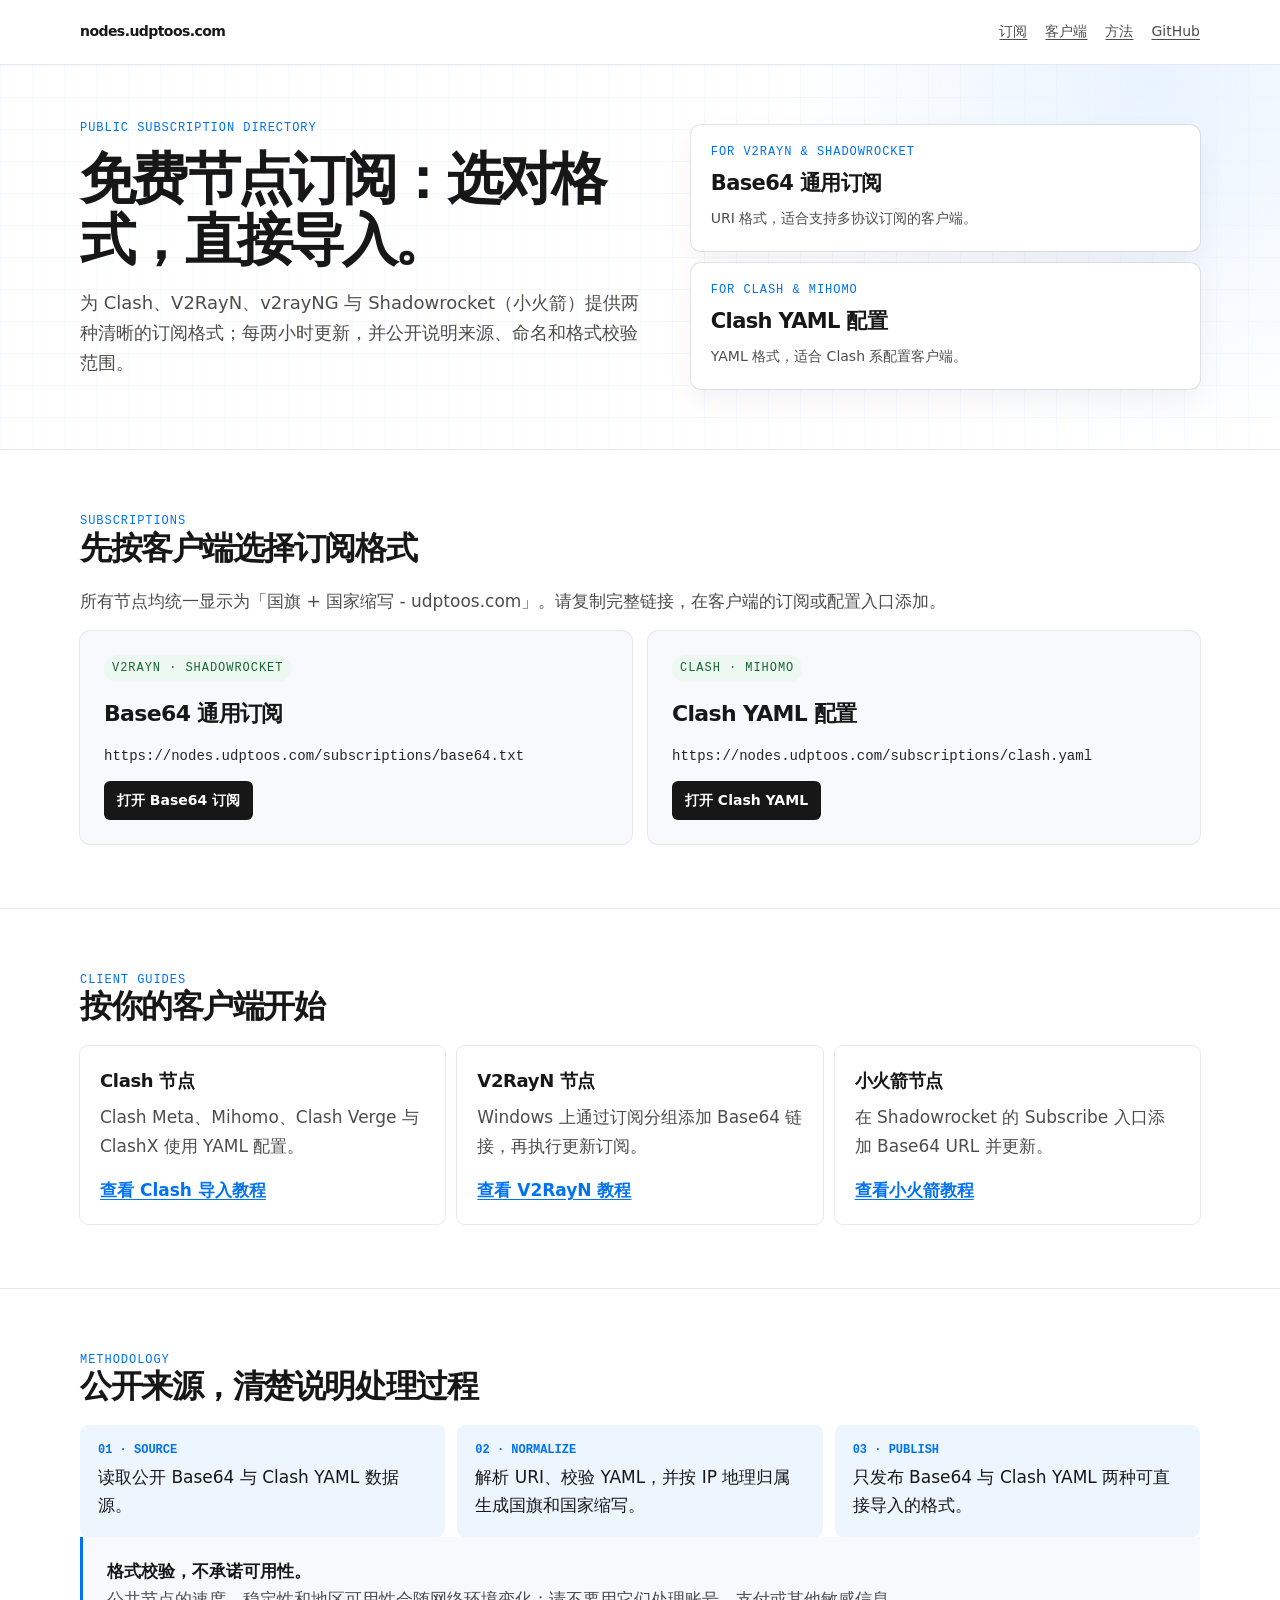
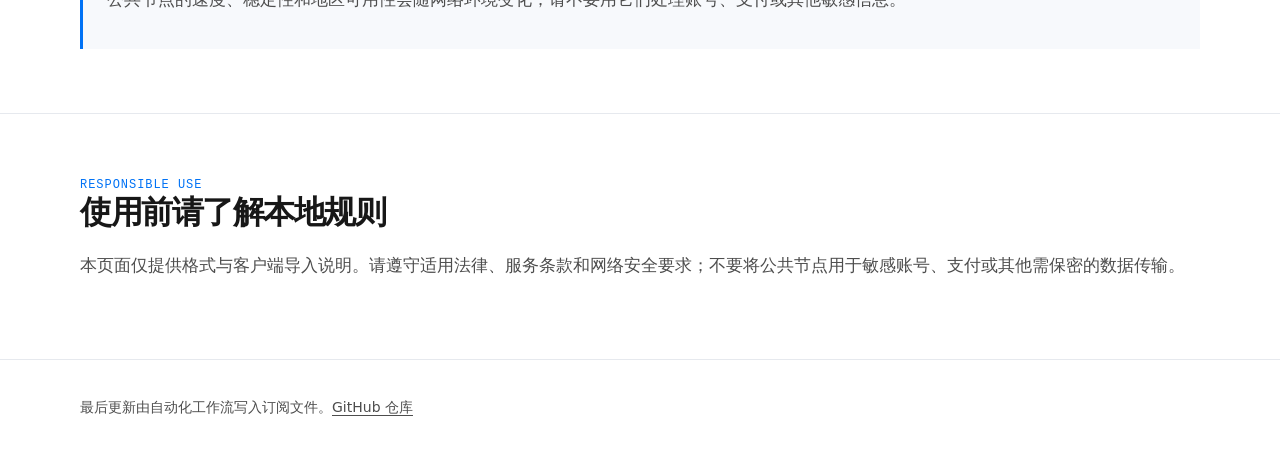
<file: docs/index.html>
<!doctype html>
<html lang="zh-CN">
  <head>
    <meta charset="utf-8">
    <meta name="viewport" content="width=device-width, initial-scale=1">
    <title>免费节点订阅 | Clash、V2RayN 与 Shadowrocket 使用说明</title>
    <meta name="description" content="提供 Base64 与 Clash YAML 两种订阅格式，并说明 Clash、V2RayN、Shadowrocket（小火箭）的导入方式、格式限制与安全提示。">
    <link rel="canonical" href="https://nodes.udptoos.com/">
    <meta property="og:title" content="免费节点订阅：Clash、V2RayN、Shadowrocket">
    <meta property="og:description" content="两种订阅格式、导入说明与公开检测规则。">
    <meta property="og:url" content="https://nodes.udptoos.com/">
    <meta property="og:type" content="website">
    <script type="application/ld+json">{"@context":"https://schema.org","@graph":[{"@type":"WebSite","name":"Nodes","url":"https://nodes.udptoos.com/","inLanguage":"zh-CN","description":"Base64 与 Clash YAML 订阅格式及客户端导入说明。"},{"@type":"FAQPage","mainEntity":[{"@type":"Question","name":"Clash、V2RayN 与小火箭该选哪个订阅？","acceptedAnswer":{"@type":"Answer","text":"Clash 和 Mihomo 使用 Clash YAML；V2RayN、v2rayNG 与 Shadowrocket 使用 Base64 通用订阅。"}},{"@type":"Question","name":"节点国家缩写代表什么？","acceptedAnswer":{"@type":"Answer","text":"国旗与两位国家缩写来自节点 IP 的公开地理归属，仅用于识别，不代表速度或可用性保证。"}}]}]}</script>
    <style>
      :root { --ink:#171717; --muted:#4d4d4d; --line:#e6e9ee; --paper:#fff; --soft:#f7f9fc; --blue:#0072f5; --blue-soft:#edf5ff; --green:#166534; }
      * { box-sizing:border-box; }
      html { scroll-behavior:smooth; }
      body { margin:0; color:var(--ink); background:var(--paper); font:17px/1.65 ui-sans-serif,system-ui,-apple-system,"Segoe UI",sans-serif; }
      a { color:inherit; text-underline-offset:3px; }
      a:focus-visible, button:focus-visible { outline:3px solid var(--blue); outline-offset:3px; }
      .wrap { width:min(1120px,calc(100% - 40px)); margin:auto; }
      header { position:sticky; top:0; z-index:3; background:rgba(255,255,255,.94); border-bottom:1px solid var(--line); backdrop-filter:blur(12px); }
      nav { min-height:64px; display:flex; align-items:center; justify-content:space-between; gap:16px; font-size:14px; }
      .brand { font-weight:650; letter-spacing:-.04em; text-decoration:none; }
      .navlinks { display:flex; gap:18px; color:var(--muted); }
      .hero { padding:56px 0; background:radial-gradient(circle at 90% 5%,#e9f3ff 0,transparent 30%),linear-gradient(90deg,rgba(0,114,245,.04) 1px,transparent 1px),linear-gradient(rgba(0,114,245,.04) 1px,transparent 1px); background-size:auto,32px 32px,32px 32px; }
      .hero-grid { display:grid; grid-template-columns:1.05fr .95fr; gap:48px; align-items:center; }
      .eyebrow,.badge { font:500 12px/1.2 ui-monospace,SFMono-Regular,Menlo,monospace; letter-spacing:.08em; text-transform:uppercase; }
      .eyebrow { color:var(--blue); }
      h1 { margin:14px 0 18px; max-width:680px; font-size:clamp(38px,5vw,56px); line-height:1.08; letter-spacing:-.065em; }
      h2 { margin:0 0 20px; font-size:32px; line-height:1.2; letter-spacing:-.045em; }
      p { margin:0 0 16px; color:var(--muted); }
      .hero p { max-width:620px; font-size:18px; }
      .choices { display:grid; gap:12px; }
      .choice { display:block; padding:20px; border-radius:10px; background:#fff; box-shadow:0 0 0 1px rgba(0,0,0,.09),0 12px 30px rgba(0,20,60,.05); text-decoration:none; transition:transform .18s ease,box-shadow .18s ease; }
      .choice:hover { transform:translateY(-2px); box-shadow:0 0 0 1px var(--blue),0 16px 32px rgba(0,20,60,.10); }
      .choice strong { display:block; margin:6px 0 3px; font-size:21px; letter-spacing:-.03em; }
      .choice span { color:var(--muted); font-size:14px; }
      main section { padding:64px 0; border-bottom:1px solid var(--line); }
      .subscriptions { display:grid; grid-template-columns:repeat(2,minmax(0,1fr)); gap:16px; }
      .subscription { display:flex; min-height:184px; flex-direction:column; align-items:flex-start; gap:14px; padding:24px; background:var(--soft); box-shadow:0 0 0 1px var(--line); border-radius:10px; }
      .subscription strong { font-size:22px; letter-spacing:-.03em; }
      .subscription code { min-width:0; overflow-wrap:anywhere; font:14px/1.5 ui-monospace,SFMono-Regular,Menlo,monospace; color:#242424; }
      .badge { color:var(--green); background:#edf9f0; padding:6px 8px; border-radius:999px; }
      .button { display:inline-flex; align-items:center; min-height:38px; margin-top:auto; padding:8px 13px; border-radius:6px; background:var(--ink); color:#fff; font-size:14px; font-weight:600; text-decoration:none; }
      .grid { display:grid; grid-template-columns:repeat(3,1fr); gap:12px; }
      .grid article { padding:20px; background:#fff; box-shadow:0 0 0 1px var(--line); border-radius:8px; }
      .grid h3 { margin:0 0 8px; font-size:18px; letter-spacing:-.02em; }
      .grid a { color:var(--blue); font-weight:600; }
      .pipeline { display:grid; grid-template-columns:repeat(3,1fr); gap:12px; counter-reset:steps; }
      .pipeline div { padding:18px; background:var(--blue-soft); border-radius:8px; }
      .pipeline b { display:block; margin-bottom:4px; font:600 12px/1.3 ui-monospace,SFMono-Regular,Menlo,monospace; color:var(--blue); }
      .notice { padding:20px 24px; background:var(--soft); border-left:3px solid var(--blue); }
      footer { padding:36px 0 56px; font-size:14px; color:var(--muted); }
      @media (max-width:760px) { .wrap { width:min(100% - 32px,1120px); } .hero { padding:44px 0; } .hero-grid,.grid,.pipeline,.subscriptions { grid-template-columns:1fr; gap:14px; } .navlinks { gap:12px; font-size:13px; overflow:auto; white-space:nowrap; } main section { padding:52px 0; } }
      @media (prefers-reduced-motion:reduce) { html { scroll-behavior:auto; } * { transition:none!important; } }
    </style>
  </head>
  <body>
    <header><nav class="wrap"><a class="brand" href="/">nodes.udptoos.com</a><div class="navlinks"><a href="#subscriptions">订阅</a><a href="#clients">客户端</a><a href="#method">方法</a><a href="https://github.com/xyfqzy/free-nodes">GitHub</a></div></nav></header>
    <main>
      <section class="hero"><div class="wrap hero-grid"><div><div class="eyebrow">Public subscription directory</div><h1>免费节点订阅：选对格式，直接导入。</h1><p>为 Clash、V2RayN、v2rayNG 与 Shadowrocket（小火箭）提供两种清晰的订阅格式；每两小时更新，并公开说明来源、命名和格式校验范围。</p></div><div class="choices"><a class="choice" href="#subscriptions"><div class="eyebrow">For V2RayN &amp; Shadowrocket</div><strong>Base64 通用订阅</strong><span>URI 格式，适合支持多协议订阅的客户端。</span></a><a class="choice" href="#subscriptions"><div class="eyebrow">For Clash &amp; Mihomo</div><strong>Clash YAML 配置</strong><span>YAML 格式，适合 Clash 系配置客户端。</span></a></div></div></section>
      <section id="subscriptions"><div class="wrap"><div class="eyebrow">Subscriptions</div><h2>先按客户端选择订阅格式</h2><p>所有节点均统一显示为「国旗 + 国家缩写 - udptoos.com」。请复制完整链接，在客户端的订阅或配置入口添加。</p><div class="subscriptions"><article class="subscription"><span class="badge">V2RayN · Shadowrocket</span><strong>Base64 通用订阅</strong><code>https://nodes.udptoos.com/subscriptions/base64.txt</code><a class="button" href="/subscriptions/base64.txt">打开 Base64 订阅</a></article><article class="subscription"><span class="badge">Clash · Mihomo</span><strong>Clash YAML 配置</strong><code>https://nodes.udptoos.com/subscriptions/clash.yaml</code><a class="button" href="/subscriptions/clash.yaml">打开 Clash YAML</a></article></div></div></section>
      <section id="clients"><div class="wrap"><div class="eyebrow">Client guides</div><h2>按你的客户端开始</h2><div class="grid"><article><h3>Clash 节点</h3><p>Clash Meta、Mihomo、Clash Verge 与 ClashX 使用 YAML 配置。</p><a href="/clash-subscription.html">查看 Clash 导入教程</a></article><article><h3>V2RayN 节点</h3><p>Windows 上通过订阅分组添加 Base64 链接，再执行更新订阅。</p><a href="/v2rayn-subscription.html">查看 V2RayN 教程</a></article><article><h3>小火箭节点</h3><p>在 Shadowrocket 的 Subscribe 入口添加 Base64 URL 并更新。</p><a href="/shadowrocket-subscription.html">查看小火箭教程</a></article></div></div></section>
      <section id="method"><div class="wrap"><div class="eyebrow">Methodology</div><h2>公开来源，清楚说明处理过程</h2><div class="pipeline"><div><b>01 · SOURCE</b>读取公开 Base64 与 Clash YAML 数据源。</div><div><b>02 · NORMALIZE</b>解析 URI、校验 YAML，并按 IP 地理归属生成国旗和国家缩写。</div><div><b>03 · PUBLISH</b>只发布 Base64 与 Clash YAML 两种可直接导入的格式。</div></div><div class="notice"><strong>格式校验，不承诺可用性。</strong><p>公共节点的速度、稳定性和地区可用性会随网络环境变化；请不要用它们处理账号、支付或其他敏感信息。</p></div></div></section>
      <section><div class="wrap"><div class="eyebrow">Responsible use</div><h2>使用前请了解本地规则</h2><p>本页面仅提供格式与客户端导入说明。请遵守适用法律、服务条款和网络安全要求；不要将公共节点用于敏感账号、支付或其他需保密的数据传输。</p></div></section>
    </main>
    <footer class="wrap">最后更新由自动化工作流写入订阅文件。<a href="https://github.com/xyfqzy/free-nodes">GitHub 仓库</a></footer>
  </body>
</html>
</file>
